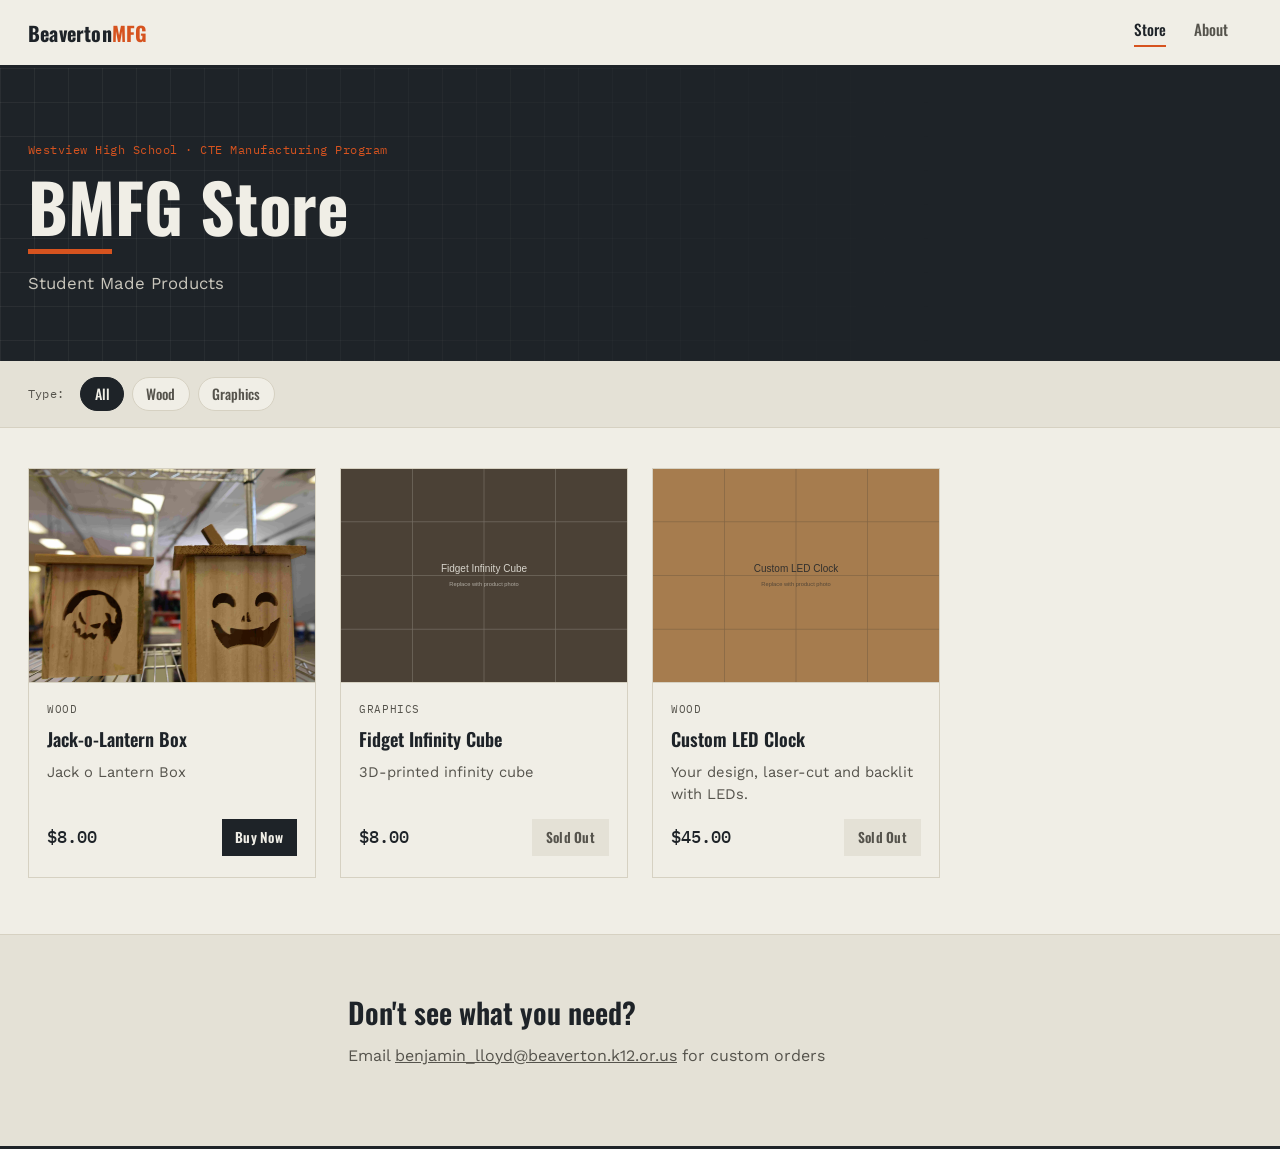
<file: index.html>
<!DOCTYPE html>
<html lang="en">
<head>
<meta charset="UTF-8">
<meta name="viewport" content="width=device-width, initial-scale=1.0">
<title>Beaverton MFG — Store</title>
<meta name="description" content="Student-made wood, metal, apparel, and graphics work from the Beaverton MFG shop at Westview High School.">

<link rel="preconnect" href="https://fonts.googleapis.com">
<link rel="preconnect" href="https://fonts.gstatic.com" crossorigin>
<link href="https://fonts.googleapis.com/css2?family=Oswald:wght@500;600;700&family=Work+Sans:wght@400;500;600&family=IBM+Plex+Mono:wght@500&display=swap" rel="stylesheet">

<link rel="stylesheet" href="css/style.css">
</head>
<body>

<header class="site-header">
  <a class="wordmark" href="index.html">Beaverton<span>MFG</span></a>
  <nav class="site-nav">
    <a href="index.html" class="is-active">Store</a>
    <a href="about.html">About</a>
    <!--<a href="Gallery.html">Gallery</a>-->
    <!--<a href="index.html#custom">Custom Orders</a>-->
    <!--<a href="index.html#contact">Contact</a>-->
  </nav>
</header>

<section class="hero">
  <div class="hero-grid" aria-hidden="true"></div>
  <div class="hero-content">
    <p class="hero-kicker">Westview High School · CTE Manufacturing Program</p>
    <h1>BMFG Store</h1>
    <p class="hero-lede">Student Made Products</p>
  </div>
</section>

<section class="filter-bar" id="store">
  <div class="filter-bar-inner">
    <span class="filter-label">Type:</span>
    <div class="filter-chips" id="filterChips">
      <!-- filled by main.js -->
    </div>
  </div>
</section>

<main class="product-grid" id="productGrid">
  <!-- product cards injected by main.js -->
</main>

<p class="empty-state" id="emptyState" hidden>Nothing in this category yet — check back soon, or request a custom piece below.</p>

<section class="custom-cta" id="custom">
  <div class="custom-cta-inner">
    <h2>Don't see what you need?</h2>
    <p>Email <a href = "mailto:benjamin_lloyd@beaverton.k12.or.us">benjamin_lloyd@beaverton.k12.or.us</a> for custom orders</p>
  </div>
</section>

<script src="js/products.js"></script>
<script src="js/main.js"></script>
</body>
</html>
</file>
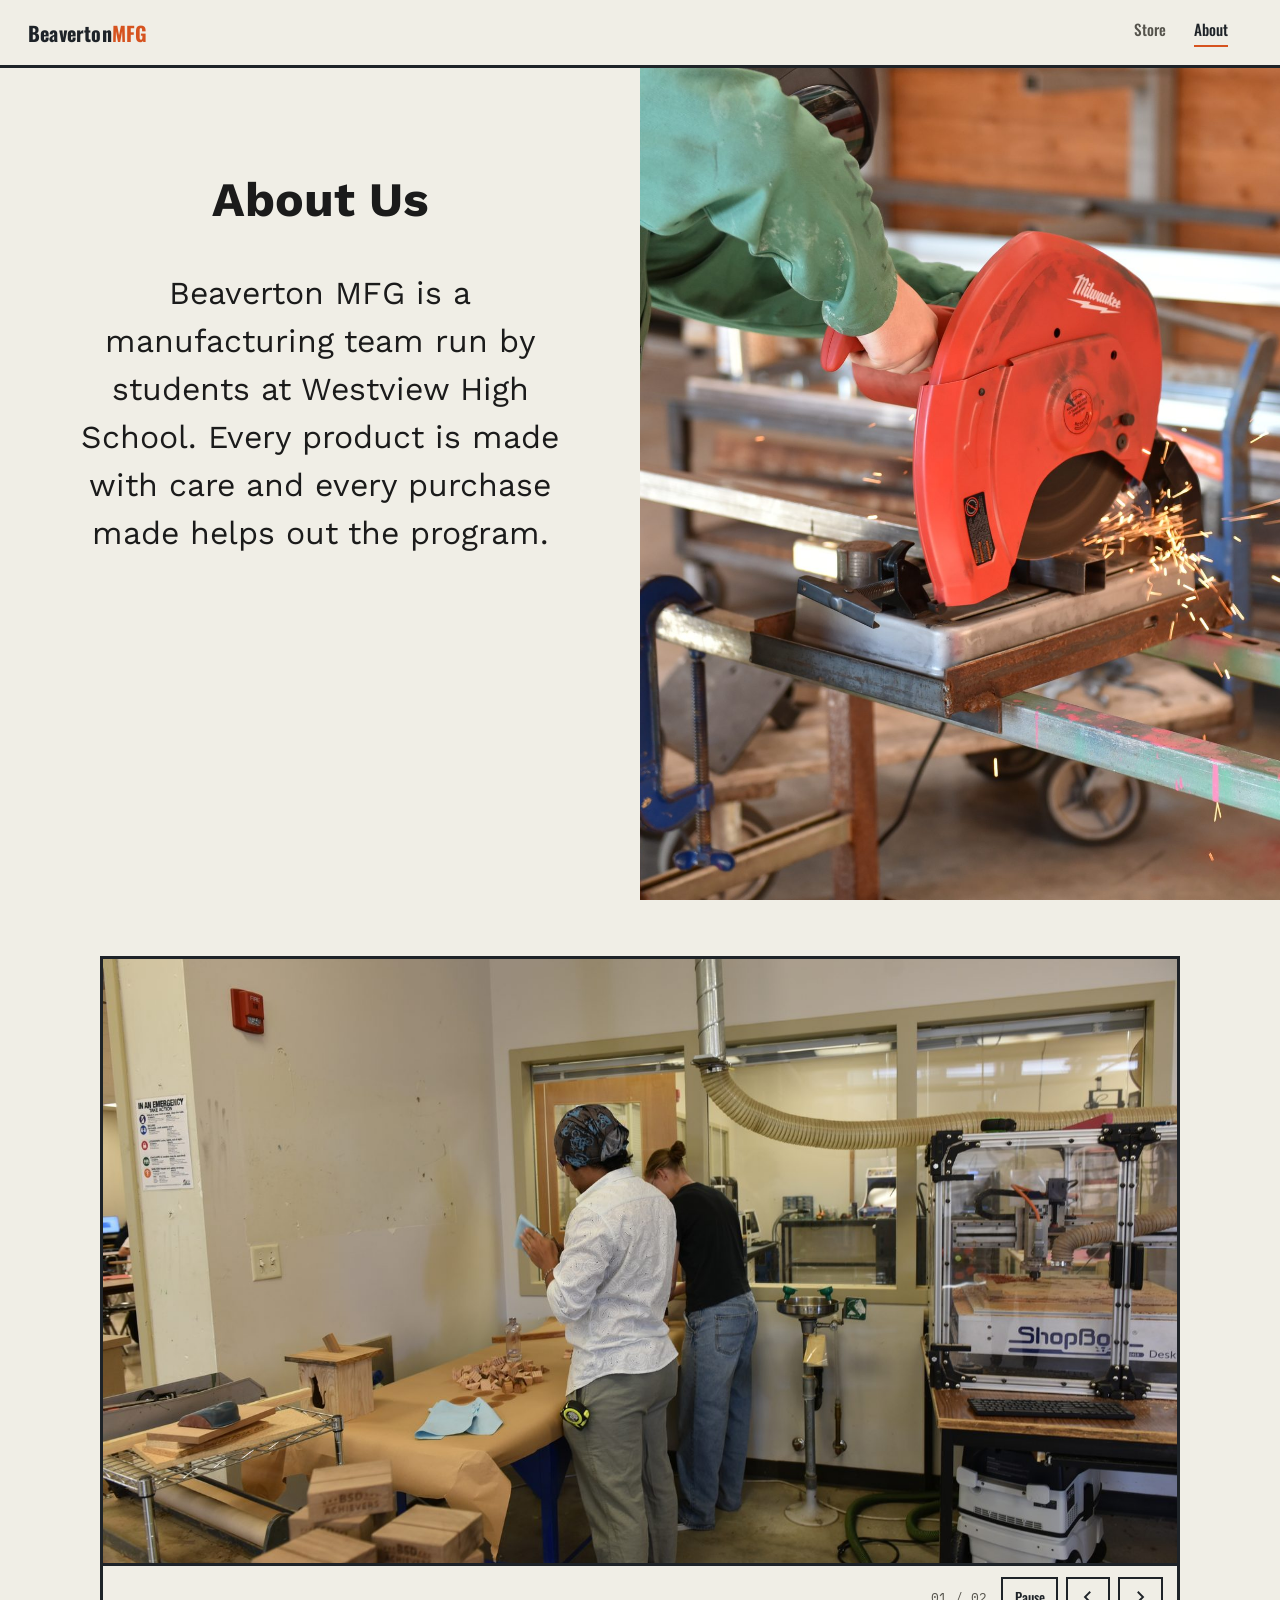
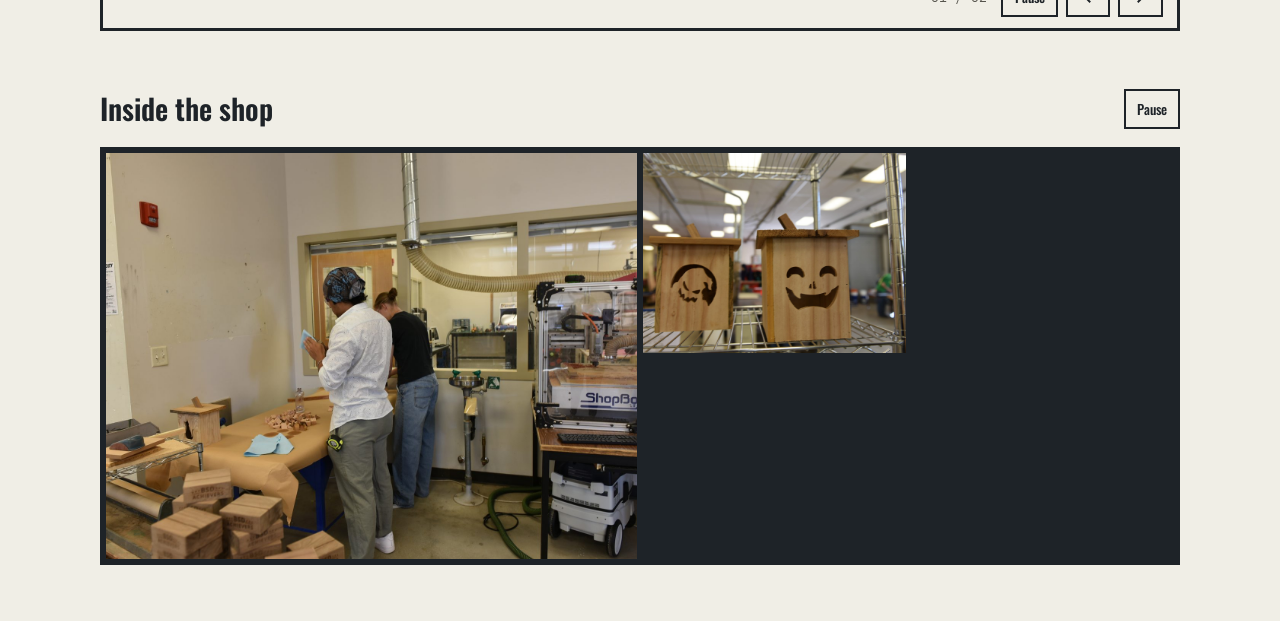
<file: about.html>
<!DOCTYPE html>
<html lang = "en">
<head>
<meta charset = "UTF-8">
<meta name = "viewport" content = "width = device-width", "initial-scale=1.0">
<title>About</title>

<link rel="preconnect" href="https://fonts.googleapis.com">
<link rel="preconnect" href="https://fonts.gstatic.com" crossorigin>
<link href="https://fonts.googleapis.com/css2?family=Oswald:wght@500;600;700&family=Work+Sans:wght@400;500;600&family=IBM+Plex+Mono:wght@500&display=swap" rel="stylesheet">

<link rel="stylesheet" href="css/style.css">
<link rel="stylesheet" href="css/about-media.css">
</head>

<body>

<header class="site-header">
  <a class="wordmark" href="index.html">Beaverton<span>MFG</span></a>
  <nav class="site-nav">
    <a href="index.html">Store</a>
    <a href="about.html" class="is-active">About</a>
    <!--<a href="Gallery.html">Gallery</a>-->
    <!--
    <a href="index.html#custom">Custom Orders</a>
    <a href="index.html#contact">Contact</a>
    -->
  </nav>
</header>

<main>

<div class = "About-Image">
  <img src = "Assets/About/Main.JPG" alt = "Main.jpg" style = "height: 100%; width: 100%; object-fit: cover">

</div>

<div class = "About-Text">
  <h1 style="font-size: 3rem; text-align: center"> About Us</h1>

  <p>Beaverton MFG is a manufacturing team run by students at Westview High School. Every product is made with care and every purchase made helps out the program.</p>
</div>


<!-- Featured carousel: plays the files in Assets/About/Media/Featured/ -->
<section class="about-media about-media--carousel" aria-label="Featured photos and video">
  <div class="about-carousel" id="aboutCarousel" role="region" aria-roledescription="carousel" aria-label="Featured shop media">
    <div class="about-carousel-viewport" id="aboutCarouselViewport" tabindex="0"></div>
    <div class="about-carousel-bar">
      <p class="about-carousel-caption" id="aboutCarouselCaption"></p>
      <div class="about-carousel-controls">
        <span class="about-carousel-count" id="aboutCarouselCount"></span>
        <button class="about-ctrl about-ctrl--text" id="aboutCarouselPause" type="button" aria-pressed="false">Pause</button>
        <button class="about-ctrl" id="aboutCarouselPrev" type="button" aria-label="Previous slide">
          <svg viewBox="0 0 24 24" width="18" height="18" aria-hidden="true"><path d="M15 5l-7 7 7 7" fill="none" stroke="currentColor" stroke-width="2.5"/></svg>
        </button>
        <button class="about-ctrl" id="aboutCarouselNext" type="button" aria-label="Next slide">
          <svg viewBox="0 0 24 24" width="18" height="18" aria-hidden="true"><path d="M9 5l7 7-7 7" fill="none" stroke="currentColor" stroke-width="2.5"/></svg>
        </button>
      </div>
    </div>
  </div>
</section>

<!-- Live collage: tiles swap to other files from Assets/About/Media/ every couple of seconds -->
<section class="about-media about-media--collage" aria-labelledby="aboutCollageTitle">
  <div class="about-collage-head">
    <h2 id="aboutCollageTitle">Inside the shop</h2>
    <button class="about-ctrl about-ctrl--text" id="aboutCollageToggle" type="button" aria-pressed="false">Pause</button>
  </div>
  <div class="about-collage" id="aboutCollage"></div>
</section>

</main>



<script src="js/AboutMediaList.js"></script>
<script src="js/AboutMedia.js"></script>
</body>
</file>
<file: css/style.css>
/* ============================================================
   Beaverton MFG — Store Template
   Design tokens
   ============================================================ */
:root {
  --graphite:   #1E2328;
  --paper:      #F0EEE6;
  --paper-dim:  #E4E1D6;
  --line:       #D6D1C2;
  --safety:     #D6531F;
  --safety-dim: #B84517;
  --ink:        #1B1B1B;
  --ink-soft:   #55534C;

  /* category spine colors */
  --cat-wood:     #A67C4E;
  --cat-metal:    #35505E;
  --cat-apparel:  #8B2E3F;
  --cat-graphics: #4B4136;

  --font-display: 'Oswald', 'Arial Narrow', sans-serif;
  --font-body:    'Work Sans', system-ui, sans-serif;
  --font-mono:    'IBM Plex Mono', 'Courier New', monospace;

  --radius-tag: 2px;
}

* { box-sizing: border-box; }

html { scroll-behavior: smooth; }

body {
  margin: 0;
  background: var(--paper);
  color: var(--ink);
  font-family: var(--font-body);
  line-height: 1.5;
  -webkit-font-smoothing: antialiased;
}

a { color: inherit; }

img { max-width: 100%; display: block; }

.btn {
  display: inline-block;
  font-family: var(--font-display);
  font-weight: 600;
  font-size: 0.95rem;
  letter-spacing: 0.02em;
  padding: 0.85em 1.6em;
  border-radius: var(--radius-tag);
  text-decoration: none;
  border: 2px solid var(--safety);
  cursor: pointer;
  transition: background-color 150ms ease, color 150ms ease;
}
.btn-solid {
  background: var(--safety);
  color: var(--paper);
}
.btn-solid:hover,
.btn-solid:focus-visible { background: var(--safety-dim); border-color: var(--safety-dim); }

.btn-outline {
  background: transparent;
  color: var(--graphite);
  border-color: var(--graphite);
}
.btn-outline:hover,
.btn-outline:focus-visible { background: var(--graphite); color: var(--paper); }

:focus-visible {
  outline: 3px solid var(--safety);
  outline-offset: 2px;
}

/* ============================================================
   Header
   ============================================================ */
.site-header {
  position: sticky;
  top: 0;
  z-index: 20;
  display: flex;
  align-items: center;
  justify-content: space-between;
  padding: 1.1rem 1.75rem;
  background: var(--paper);
  border-bottom: 3px solid var(--graphite);
}

.wordmark {
  font-family: var(--font-display);
  font-weight: 700;
  font-size: 1.25rem;
  text-decoration: none;
  color: var(--graphite);
  letter-spacing: 0.01em;
}
.wordmark span { color: var(--safety); }

.site-nav {
  display: flex;
  gap: 1.75rem;
  font-family: var(--font-display);
  font-weight: 500;
  font-size: 0.95rem;
  margin-right: 2%;
}
.site-nav a {
  text-decoration: none;
  color: var(--ink-soft);
  padding-bottom: 4px;
  border-bottom: 2px solid transparent;
}
.site-nav a:hover,
.site-nav a.is-active {
  color: var(--graphite);
  border-bottom-color: var(--safety);
}

/* ============================================================
   Hero — blueprint grid backdrop, left-aligned content
   ============================================================ */
.hero {
  position: relative;
  overflow: hidden;
  background: var(--graphite);
  color: var(--paper);
  padding: 4.5rem 1.75rem 4rem;
}

.hero-grid {
  position: absolute;
  inset: 0;
  background-image:
    linear-gradient(rgba(240,238,230,0.06) 1px, transparent 1px),
    linear-gradient(90deg, rgba(240,238,230,0.06) 1px, transparent 1px);
  background-size: 34px 34px;
  mask-image: linear-gradient(to right, black, transparent 75%);
}

.hero-content { position: relative; max-width: 640px; }

.hero-kicker {
  font-family: var(--font-mono);
  font-size: 0.78rem;
  letter-spacing: 0.04em;
  color: var(--safety);
  margin: 0 0 0.9rem;
}

.hero h1 {
  font-family: var(--font-display);
  font-weight: 700;
  font-size: clamp(2.6rem, 6vw, 4.2rem);
  line-height: 0.98;
  margin: 0 0 1.1rem;
  position: relative;
  display: inline-block;
}
.hero h1::after {
  content: "";
  display: block;
  width: 84px;
  height: 5px;
  background: var(--safety);
  margin-top: 0.6rem;
}

.hero-lede {
  font-size: 1.05rem;
  color: #C9C6BC;
  max-width: 46ch;
  margin: 0;
}

/* ============================================================
   Filter bar
   ============================================================ */
.filter-bar {
  background: var(--paper-dim);
  border-bottom: 1px solid var(--line);
  padding: 1rem 1.75rem;
  position: sticky;
  top: 65px;
  z-index: 15;
}
.filter-bar-inner {
  display: flex;
  align-items: center;
  gap: 1rem;
  flex-wrap: wrap;
}
.filter-label {
  font-family: var(--font-mono);
  font-size: 0.78rem;
  color: var(--ink-soft);
  letter-spacing: 0.02em;
  white-space: nowrap;
}
.filter-chips {
  display: flex;
  gap: 0.5rem;
  flex-wrap: wrap;
}
.chip {
  font-family: var(--font-display);
  font-weight: 500;
  font-size: 0.88rem;
  padding: 0.4em 0.95em;
  border-radius: 999px;
  border: 1.5px solid var(--line);
  background: var(--paper);
  color: var(--ink-soft);
  cursor: pointer;
}
.chip[aria-pressed="true"] {
  background: var(--graphite);
  border-color: var(--graphite);
  color: var(--paper);
}
.chip:hover { border-color: var(--graphite); }

/* ============================================================
   Product grid
   ============================================================ */
.product-grid { 
  margin: 0 auto;
  padding: 2.5rem 1.75rem 1rem;
  display: grid;
  grid-template-columns: repeat(auto-fill, minmax(260px, 1fr));
  gap: 1.5rem; 
}

.card {
  position: relative;
  background: var(--paper);
  border: 1.5px solid var(--line);
  display: flex;
  flex-direction: column;
}


.card[data-category="wood"]     { --spine: var(--cat-wood); }
.card[data-category="metal"]    { --spine: var(--cat-metal); }
.card[data-category="apparel"]  { --spine: var(--cat-apparel); }
.card[data-category="graphics"] { --spine: var(--cat-graphics); }




.card-media {
  aspect-ratio: 4 / 3;
  overflow: hidden;
  background: var(--paper-dim);
  border-bottom: 1.5px solid var(--line);
}
.card-media img { width: 100%; height: 100%; object-fit: cover; }

.card-badge { 
  position: absolute;
  top: 10px;
  right: 10px;
  z-index: 2;
  background: var(--safety);
  color: var(--paper);
  font-family: var(--font-mono);
  font-size: 0.68rem;
  letter-spacing: 0.03em;
  padding: 0.3em 0.6em;
}

.card-body { /* for card text area */
  padding: 1.1rem 1.15rem 1.3rem;
  display: flex;
  flex-direction: column;
  gap: 0.5rem;
  flex: 1; 
}

.card-cat {
  font-family: var(--font-mono);
  font-size: 0.68rem;
  letter-spacing: 0.05em;
  color: var(--ink-soft);
  text-transform: uppercase;
}

.card-name {
  font-family: var(--font-display);
  font-weight: 600;
  font-size: 1.15rem;
  margin: 0;
  color: var(--graphite);
}

.card-desc {
  font-size: 0.92rem;
  color: var(--ink-soft);
  margin: 0;
  flex: 1;
}

.card-footer {
  display: flex;
  align-items: center;
  justify-content: space-between;
  margin-top: 0.4rem;
  gap: 0.75rem;
}

.card-price {
  font-family: var(--font-mono);
  font-weight: 500;
  font-size: 1.05rem;
  color: var(--graphite);
}

.card-buy {
  font-family: var(--font-display);
  font-weight: 600;
  font-size: 0.85rem;
  letter-spacing: 0.02em;
  color: var(--paper);
  background: var(--graphite);
  border: none;
  padding: 0.6em 1em;
  text-decoration: none;
  white-space: nowrap;
}
.card-buy:hover,
.card-buy:focus-visible { background: var(--safety); }

.card.is-unavailable .card-buy {
  background: var(--paper-dim);
  color: var(--ink-soft);
  pointer-events: none;
}

.empty-state {
  text-align: center;
  font-family: var(--font-display);
  color: var(--ink-soft);
  padding: 2rem 1rem 3rem;
  max-width: 480px;
  margin: 0 auto;
}

/* ============================================================
   Custom order CTA
   ============================================================ */
.custom-cta {
  background: var(--paper-dim);
  border-top: 1px solid var(--line);
  border-bottom: 3px solid var(--graphite);
  margin-top: 2.5rem;
}
.custom-cta-inner {
  max-width: 640px;
  margin: 0 auto;
  padding: 3.5rem 1.75rem;
  text-align: left;
}
.custom-cta h2 {
  font-family: var(--font-display);
  font-weight: 600;
  font-size: 1.8rem;
  margin: 0 0 0.6rem;
  color: var(--graphite);
}
.custom-cta p {
  color: var(--ink-soft);
  margin: 0 0 1.4rem;
  max-width: 52ch;
}

/* ============================================================
   Footer
   ============================================================ */
.site-footer {
  padding: 2.5rem 1.75rem 3rem;
  max-width: 640px;
  margin: 0 auto;
  color: var(--ink-soft);
  font-size: 0.92rem;
}
.footer-meta { font-family: var(--font-mono); font-size: 0.8rem; }
.footer-meta a { color: var(--safety); text-decoration: none; }
.footer-meta a:hover { text-decoration: underline; }

/* ============================================================
 * About Page
 * ============================================================*/

.About-Image {
  width: 50vw;
  height: calc(100vh - 68.2px);
  overflow: hidden;
  float: right;
}


.About-Text {
  font-size: 2rem;
  width: 50vw;
  padding: 5vw;
  text-align: center;
}

/* ===========================================================
 * Gallery
 * =========================================================== */

.Gallery_Carousel {
  height: calc(100vh - 68.2px);
  overflow: hidden;
  float: center;
  display: flex;
  justify-content: center;
}

.Carousel_Image {
  height: 100%;
  object-fit: cover;
}

/* ============================================================
   Responsive
   ============================================================ */

@media (max-width: 1000px) {
  .About-Image {width: 100vw; height: auto; float: none;}
  .About-Text {width: 100vw; font-size: 1.5rem};
}

@media (max-width: 640px) {
  .site-header { padding: 1rem; }
  .site-nav { gap: 1rem; font-size: 0.85rem; }
  .hero { padding: 3rem 1.25rem 2.75rem; }
  .filter-bar { top: 61px; padding: 0.85rem 1.25rem; }
  .product-grid { padding: 2rem 1.25rem 0.5rem; grid-template-columns: 1fr 1fr; gap: 1rem; }
  .About-Text {font-size: 1rem};
}

@media (max-width: 420px) {
  .product-grid { grid-template-columns: 1fr; }
  .site-nav { display: none; }
}

@media (prefers-reduced-motion: reduce) {
  html { scroll-behavior: auto; }
  * { transition: none !important; }
}
</file>
<file: css/about-media.css>
/* ============================================================
   About page: photo carousel + live collage
   Loaded only by about.html, after style.css (uses its colors and
   fonts). Every class here starts with "about-" so nothing can
   clash with the rest of the site. Delete this file, the two
   <section class="about-media"> blocks in about.html, and the two
   script tags to remove the feature entirely.
   ============================================================ */

.about-media {
  clear: both;               /* sit below the floated photo above */
  max-width: calc(1080px + 3.5rem);
  margin: 0 auto;
  padding: 3.5rem 1.75rem 0;
}
.about-media[hidden] { display: none; }
.about-media--collage { padding-bottom: 3.5rem; }

/* ---------- Carousel ---------- */
.about-carousel {
  background: var(--paper);
  border: 3px solid var(--graphite);
}

.about-carousel-viewport {
  display: flex;
  overflow-x: auto;
  scroll-snap-type: x mandatory;
  scrollbar-width: none;
  aspect-ratio: 16 / 9;
  background: var(--paper-dim);
}
.about-carousel-viewport::-webkit-scrollbar { display: none; }

.about-slide {
  flex: 0 0 100%;
  scroll-snap-align: start;
  position: relative;
}
.about-slide img,
.about-slide video {
  width: 100%;
  height: 100%;
  object-fit: cover;
  display: block;
}

.about-carousel-bar {
  display: flex;
  align-items: center;
  justify-content: space-between;
  gap: 1rem;
  padding: 0.7rem 0.9rem;
  border-top: 3px solid var(--graphite);
}
.about-carousel-caption {
  margin: 0;
  font-family: var(--font-mono);
  font-size: 0.8rem;
  color: var(--ink-soft);
  min-height: 1.2em;
}
.about-carousel-controls {
  display: flex;
  align-items: center;
  gap: 0.5rem;
  flex-shrink: 0;
}
.about-carousel-count {
  font-family: var(--font-mono);
  font-size: 0.8rem;
  color: var(--ink-soft);
  margin-right: 0.4rem;
}

.about-ctrl {
  display: inline-flex;
  align-items: center;
  justify-content: center;
  min-width: 40px;
  height: 40px;
  padding: 0 0.7rem;
  background: var(--paper);
  color: var(--graphite);
  border: 2px solid var(--graphite);
  cursor: pointer;
  font-family: var(--font-display);
  font-weight: 500;
  font-size: 0.85rem;
}
.about-ctrl:hover,
.about-ctrl:focus-visible { background: var(--graphite); color: var(--paper); }
.about-ctrl--text { min-width: 0; }

/* ---------- Collage: contact-sheet grid with dark gutters ---------- */
.about-collage-head {
  display: flex;
  align-items: center;
  justify-content: space-between;
  gap: 1rem;
  margin-bottom: 1rem;
}
.about-collage-head h2 {
  font-family: var(--font-display);
  font-weight: 600;
  font-size: 1.8rem;
  margin: 0;
  color: var(--graphite);
}

.about-collage {
  display: grid;
  grid-template-columns: repeat(4, 1fr);
  grid-auto-rows: clamp(120px, 17vw, 200px);
  gap: 6px;
  padding: 6px;
  background: var(--graphite);
}

.about-tile {
  position: relative;
  overflow: hidden;
  background: #2B3238;
}
.about-tile:nth-child(1) { grid-column: span 2; grid-row: span 2; }
.about-tile:nth-child(6) { grid-column: span 2; }

.about-layer {
  position: absolute;
  inset: 0;
  opacity: 0;
  transition: opacity 900ms ease;
}
.about-layer.is-in { opacity: 1; }
.about-layer img,
.about-layer video {
  width: 100%;
  height: 100%;
  object-fit: cover;
  display: block;
}

/* ---------- Responsive ---------- */
@media (max-width: 720px) {
  .about-media { padding: 2.5rem 1rem 0; }
  .about-media--collage { padding-bottom: 2.5rem; }
  .about-carousel-bar { flex-direction: column; align-items: flex-start; }
  .about-carousel-controls { width: 100%; justify-content: space-between; }
  .about-carousel-count { margin-right: auto; }
}

@media (max-width: 640px) {
  .about-collage { grid-template-columns: repeat(2, 1fr); grid-auto-rows: 38vw; }
  .about-tile:nth-child(n+6) { display: none; }
  .about-tile:nth-child(6) { grid-column: auto; }
}

@media (prefers-reduced-motion: reduce) {
  .about-layer { transition: none; }
}
</file>
